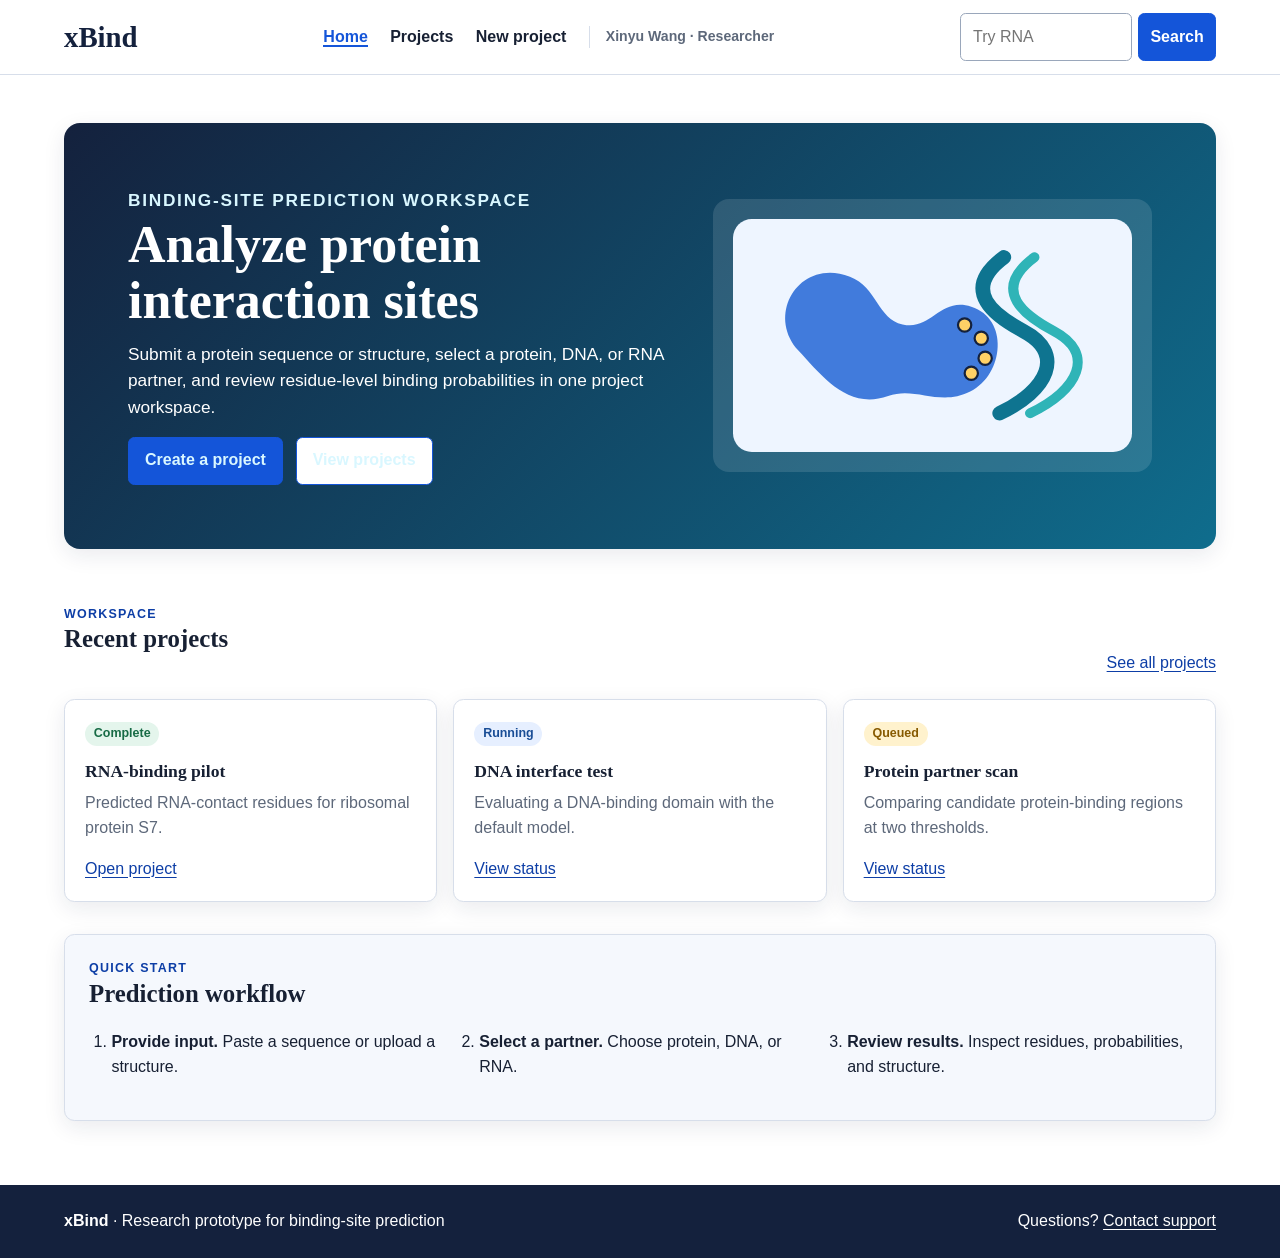
<file: project3/index.html>
<!doctype html>
<html lang="en">
<head>
  <meta charset="utf-8">
  <meta name="viewport" content="width=device-width, initial-scale=1">
  <meta name="description" content="xBind binding-site prediction workspace">
  <title>xBind | Home</title>
  <link rel="stylesheet" href="styles.css">
</head>
<body>
  <a class="skip-link" href="#main-content">Skip to main content</a>
  <header class="site-header">
    <a class="brand" href="index.html" aria-label="xBind home">xBind</a>
    <nav class="primary-nav" aria-label="Primary navigation">
      <ul>
        <li><a aria-current="page" href="index.html">Home</a></li>
        <li><a href="projects.html">Projects</a></li>
        <li><a href="add-project.html">New project</a></li>
        <li class="account-summary"><span aria-label="Signed in as Xinyu Wang, researcher">Xinyu Wang · Researcher</span></li>
      </ul>
    </nav>
    <form class="site-search" action="search-results.html" method="get">
      <label class="visually-hidden" for="site-search-home">Search xBind projects</label>
      <input id="site-search-home" name="q" type="search" placeholder="Try RNA" required>
      <button type="submit">Search</button>
    </form>
  </header>

  <main id="main-content">
    <section class="hero" aria-labelledby="home-title">
      <div>
        <p class="eyebrow">Binding-site prediction workspace</p>
        <h1 id="home-title">Analyze protein interaction sites</h1>
        <p>Submit a protein sequence or structure, select a protein, DNA, or RNA partner, and review residue-level binding probabilities in one project workspace.</p>
        <div class="button-row">
          <a class="button button-primary" href="add-project.html">Create a project</a>
          <a class="button button-secondary" href="projects.html">View projects</a>
        </div>
      </div>
      <!-- Original schematic created for this course scaffold; no external source. -->
      <img class="hero-image" src="images/protein-complex.svg" alt="Simplified protein and RNA complex schematic">
    </section>

    <section aria-labelledby="recent-title">
      <div class="section-heading">
        <div><p class="eyebrow">Workspace</p><h2 id="recent-title">Recent projects</h2></div>
        <a href="projects.html">See all projects</a>
      </div>
      <div class="card-grid" aria-label="Three recent projects">
        <article class="project-card">
          <span class="status status-complete">Complete</span>
          <h3>RNA-binding pilot</h3>
          <p>Predicted RNA-contact residues for ribosomal protein S7.</p>
          <a href="detail.html">Open project</a>
        </article>
        <article class="project-card">
          <span class="status status-running">Running</span>
          <h3>DNA interface test</h3>
          <p>Evaluating a DNA-binding domain with the default model.</p>
          <a href="projects.html">View status</a>
        </article>
        <article class="project-card">
          <span class="status status-queued">Queued</span>
          <h3>Protein partner scan</h3>
          <p>Comparing candidate protein-binding regions at two thresholds.</p>
          <a href="projects.html">View status</a>
        </article>
      </div>
    </section>

    <section class="steps" aria-labelledby="steps-title">
      <p class="eyebrow">Quick start</p><h2 id="steps-title">Prediction workflow</h2>
      <ol>
        <li><strong>Provide input.</strong> Paste a sequence or upload a structure.</li>
        <li><strong>Select a partner.</strong> Choose protein, DNA, or RNA.</li>
        <li><strong>Review results.</strong> Inspect residues, probabilities, and structure.</li>
      </ol>
    </section>
  </main>

  <footer class="site-footer">
    <p><strong>xBind</strong> · Research prototype for binding-site prediction</p>
    <p>Questions? <a href="mailto:xbind-support@example.edu">Contact support</a></p>
  </footer>
  <script src="jquery-3.7.1.min.js"></script>
  <script src="scripts.js"></script>
</body>
</html>
</file>
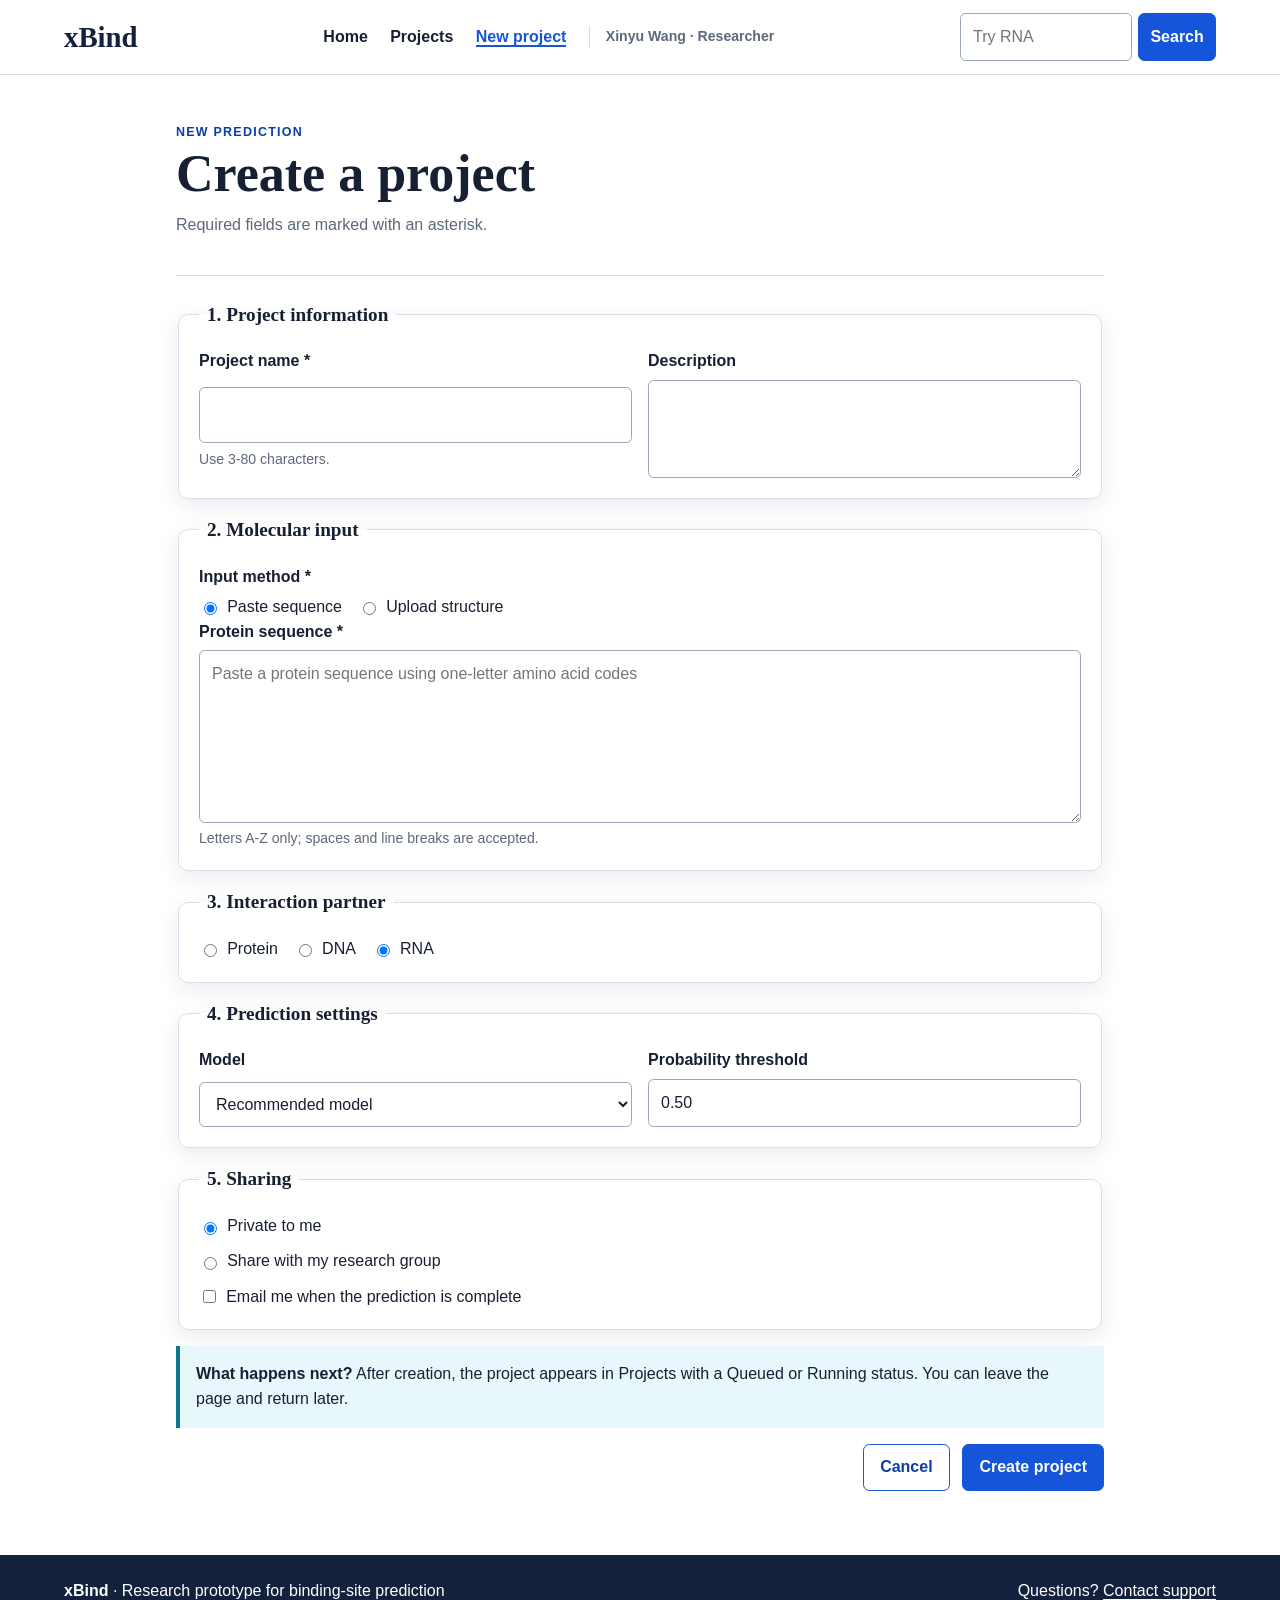
<file: project3/add-project.html>
<!doctype html>
<html lang="en">
<head>
  <meta charset="utf-8">
  <meta name="viewport" content="width=device-width, initial-scale=1">
  <meta name="description" content="Create a new xBind prediction project">
  <title>xBind | New project</title>
  <link rel="stylesheet" href="styles.css">
</head>
<body>
  <a class="skip-link" href="#main-content">Skip to main content</a>
  <header class="site-header"><a class="brand" href="index.html">xBind</a><nav class="primary-nav" aria-label="Primary navigation"><ul>
    <li><a href="index.html">Home</a></li><li><a href="projects.html">Projects</a></li><li><a aria-current="page" href="add-project.html">New project</a></li><li class="account-summary"><span aria-label="Signed in as Xinyu Wang, researcher">Xinyu Wang · Researcher</span></li>
  </ul></nav><form class="site-search" action="search-results.html" method="get"><label class="visually-hidden" for="site-search-add">Search xBind projects</label><input id="site-search-add" name="q" type="search" placeholder="Try RNA" required><button type="submit">Search</button></form></header>

  <main id="main-content" class="form-page">
    <div class="page-heading"><div><p class="eyebrow">New prediction</p><h1>Create a project</h1><p>Required fields are marked with an asterisk.</p></div></div>
    <form class="project-form" action="detail.html" method="get">
      <fieldset><legend>1. Project information</legend><div class="form-grid"><div class="field"><label for="project-name">Project name *</label><input id="project-name" name="project-name" type="text" required minlength="3" maxlength="80" aria-describedby="name-help"><span id="name-help" class="helper-text">Use 3-80 characters.</span></div><div class="field"><label for="description">Description</label><textarea id="description" name="description" rows="3" maxlength="300"></textarea></div></div></fieldset>
      <fieldset class="molecular-input"><legend>2. Molecular input</legend><div class="field"><span class="label-text">Input method *</span><div class="choice-row"><label><input id="method-sequence" type="radio" name="input-method" value="sequence" checked> Paste sequence</label><label><input id="method-file" type="radio" name="input-method" value="structure"> Upload structure</label></div></div><div class="field sequence-input"><label for="sequence">Protein sequence *</label><textarea id="sequence" name="sequence" rows="6" placeholder="Paste a protein sequence using one-letter amino acid codes" aria-describedby="sequence-help"></textarea><span id="sequence-help" class="helper-text">Letters A-Z only; spaces and line breaks are accepted.</span></div><div class="field file-input"><label for="structure-file">Structure file *</label><input id="structure-file" name="structure-file" type="file" accept=".pdb,.cif" aria-describedby="file-help"><span id="file-help" class="helper-text">Accepted formats: PDB or mmCIF. Maximum file size: 20 MB.</span></div></fieldset>
      <fieldset><legend>3. Interaction partner</legend><div class="choice-row"><label><input type="radio" name="partner" value="protein"> Protein</label><label><input type="radio" name="partner" value="dna"> DNA</label><label><input type="radio" name="partner" value="rna" checked> RNA</label></div></fieldset>
      <fieldset><legend>4. Prediction settings</legend><div class="form-grid"><div class="field"><label for="model">Model</label><select id="model" name="model"><option>Recommended model</option><option>Sequence-only model</option><option>Structure-aware model</option></select></div><div class="field"><label for="threshold">Probability threshold</label><input id="threshold" name="threshold" type="number" min="0" max="1" step="0.05" value="0.50"></div></div></fieldset>
      <fieldset><legend>5. Sharing</legend><div class="choice-stack"><label><input type="radio" name="sharing" value="private" checked> Private to me</label><label><input type="radio" name="sharing" value="group"> Share with my research group</label><label><input type="checkbox" name="notify"> Email me when the prediction is complete</label></div></fieldset>
      <div class="notice" role="status"><strong>What happens next?</strong> After creation, the project appears in Projects with a Queued or Running status. You can leave the page and return later.</div><div class="form-actions"><a class="button button-secondary" href="projects.html">Cancel</a><button type="submit">Create project</button></div>
    </form>
  </main>
  <footer class="site-footer"><p><strong>xBind</strong> · Research prototype for binding-site prediction</p><p>Questions? <a href="mailto:xbind-support@example.edu">Contact support</a></p></footer>
  <script src="jquery-3.7.1.min.js"></script>
  <script src="scripts.js"></script>
</body>
</html>
</file>
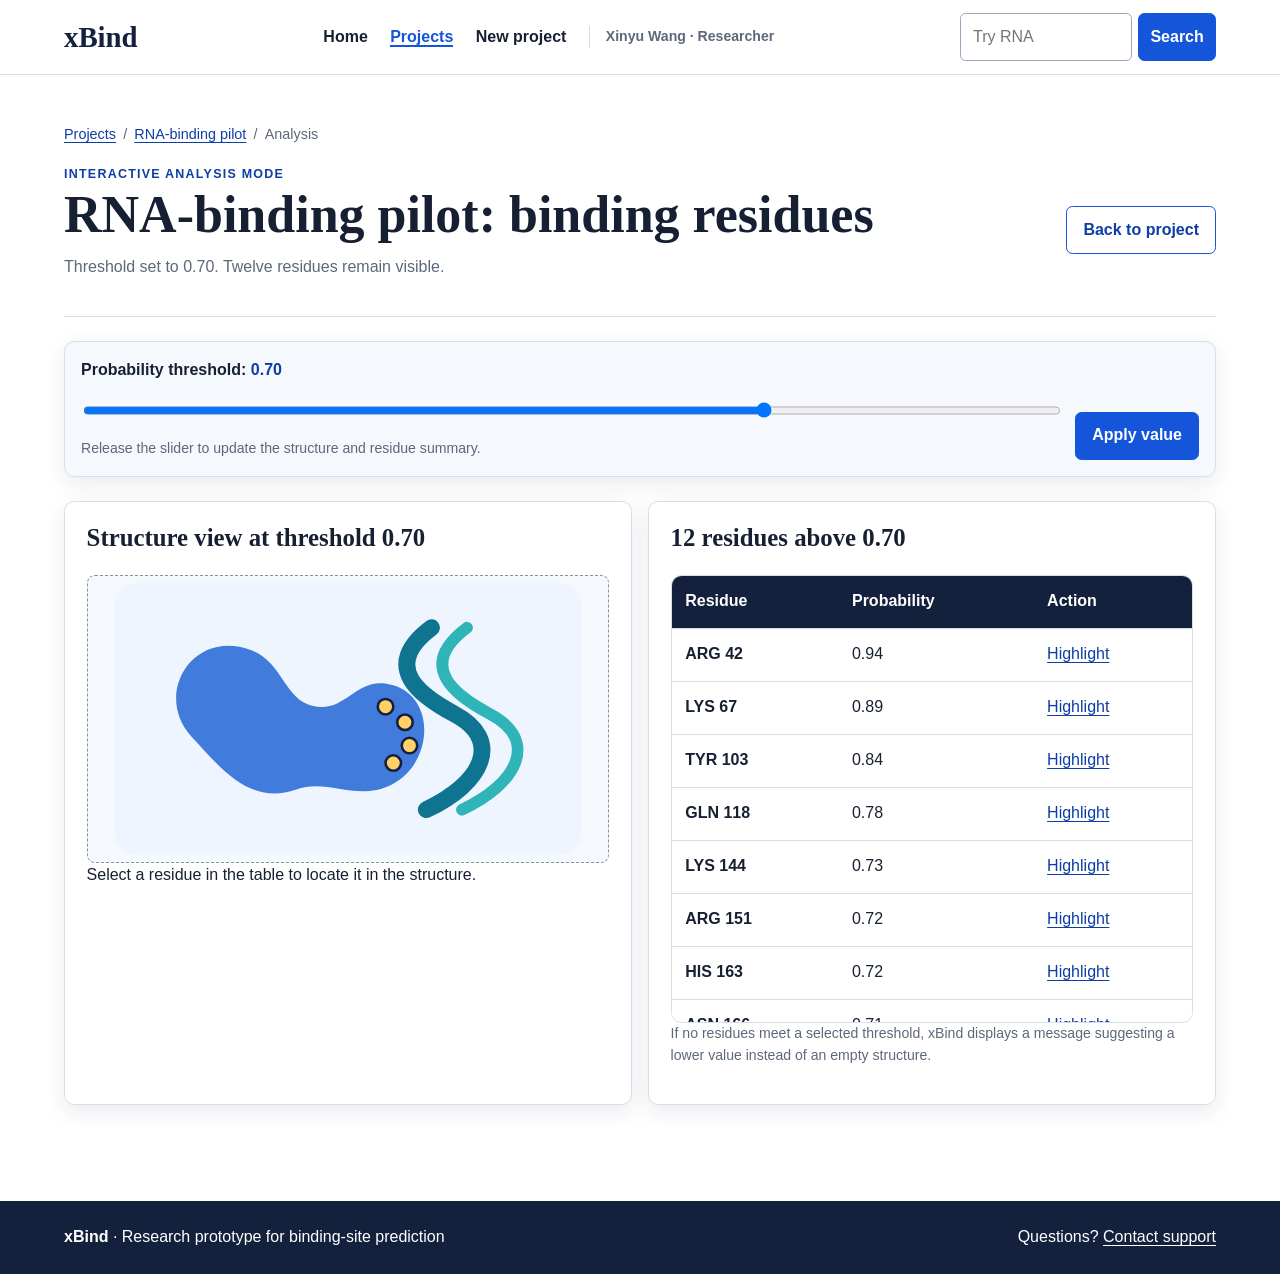
<file: project3/analysis.html>
<!doctype html>
<html lang="en">
<head>
  <meta charset="utf-8">
  <meta name="viewport" content="width=device-width, initial-scale=1">
  <meta name="description" content="Interactive analysis state for an xBind project">
  <title>xBind | Interactive analysis</title>
  <link rel="stylesheet" href="styles.css">
</head>
<body>
  <a class="skip-link" href="#main-content">Skip to main content</a>
  <header class="site-header"><a class="brand" href="index.html">xBind</a><nav class="primary-nav" aria-label="Primary navigation"><ul>
    <li><a href="index.html">Home</a></li><li><a aria-current="page" href="projects.html">Projects</a></li><li><a href="add-project.html">New project</a></li><li class="account-summary"><span aria-label="Signed in as Xinyu Wang, researcher">Xinyu Wang · Researcher</span></li>
  </ul></nav><form class="site-search" action="search-results.html" method="get"><label class="visually-hidden" for="site-search-analysis">Search xBind projects</label><input id="site-search-analysis" name="q" type="search" placeholder="Try RNA" required><button type="submit">Search</button></form></header>

  <main id="main-content">
    <nav class="breadcrumbs" aria-label="Breadcrumb"><a href="projects.html">Projects</a><span aria-hidden="true">/</span><a href="detail.html">RNA-binding pilot</a><span aria-hidden="true">/</span><span>Analysis</span></nav>
    <div class="page-heading"><div><p class="eyebrow">Interactive analysis mode</p><h1>RNA-binding pilot: binding residues</h1><p>Threshold set to 0.70. Twelve residues remain visible.</p></div><a class="button button-secondary" href="detail.html">Back to project</a></div>

    <form class="threshold-panel" action="analysis.html" method="get"><div class="field field-wide"><label for="analysis-threshold">Probability threshold: <output for="analysis-threshold">0.70</output></label><input id="analysis-threshold" name="threshold" type="range" min="0" max="1" step="0.05" value="0.70" aria-describedby="threshold-help"><span id="threshold-help" class="helper-text">Release the slider to update the structure and residue summary.</span></div><button type="submit">Apply value</button></form>

    <div class="analysis-grid">
      <section class="panel structure-panel" aria-labelledby="structure-title"><h2 id="structure-title">Structure view at threshold 0.70</h2><div class="structure-placeholder" role="img" aria-label="Placeholder for a rotatable protein and RNA structure"><img src="images/protein-complex.svg" alt="Predicted protein and RNA complex with binding region emphasized"></div><p class="structure-instruction">Select a residue in the table to locate it in the structure.</p></section>
      <section class="panel" aria-labelledby="residue-title"><h2 id="residue-title">12 residues above 0.70</h2><div class="table-wrap residue-table"><table><thead><tr><th scope="col">Residue</th><th scope="col">Probability</th><th scope="col">Action</th></tr></thead><tbody><tr><th scope="row">ARG 42</th><td>0.94</td><td><a href="#structure-title">Highlight</a></td></tr><tr><th scope="row">LYS 67</th><td>0.89</td><td><a href="#structure-title">Highlight</a></td></tr><tr><th scope="row">TYR 103</th><td>0.84</td><td><a href="#structure-title">Highlight</a></td></tr><tr><th scope="row">GLN 118</th><td>0.78</td><td><a href="#structure-title">Highlight</a></td></tr><tr><th scope="row">LYS 144</th><td>0.73</td><td><a href="#structure-title">Highlight</a></td></tr><tr><th scope="row">ARG 151</th><td>0.72</td><td><a href="#structure-title">Highlight</a></td></tr><tr><th scope="row">HIS 163</th><td>0.72</td><td><a href="#structure-title">Highlight</a></td></tr><tr><th scope="row">ASN 166</th><td>0.71</td><td><a href="#structure-title">Highlight</a></td></tr><tr><th scope="row">LYS 170</th><td>0.71</td><td><a href="#structure-title">Highlight</a></td></tr><tr><th scope="row">ARG 174</th><td>0.71</td><td><a href="#structure-title">Highlight</a></td></tr><tr><th scope="row">SER 181</th><td>0.70</td><td><a href="#structure-title">Highlight</a></td></tr><tr><th scope="row">GLN 187</th><td>0.70</td><td><a href="#structure-title">Highlight</a></td></tr></tbody></table></div><p class="helper-text">If no residues meet a selected threshold, xBind displays a message suggesting a lower value instead of an empty structure.</p></section>
    </div>
  </main>
  <footer class="site-footer"><p><strong>xBind</strong> · Research prototype for binding-site prediction</p><p>Questions? <a href="mailto:xbind-support@example.edu">Contact support</a></p></footer>
  <script src="jquery-3.7.1.min.js"></script>
  <script src="scripts.js"></script>
</body>
</html>
</file>
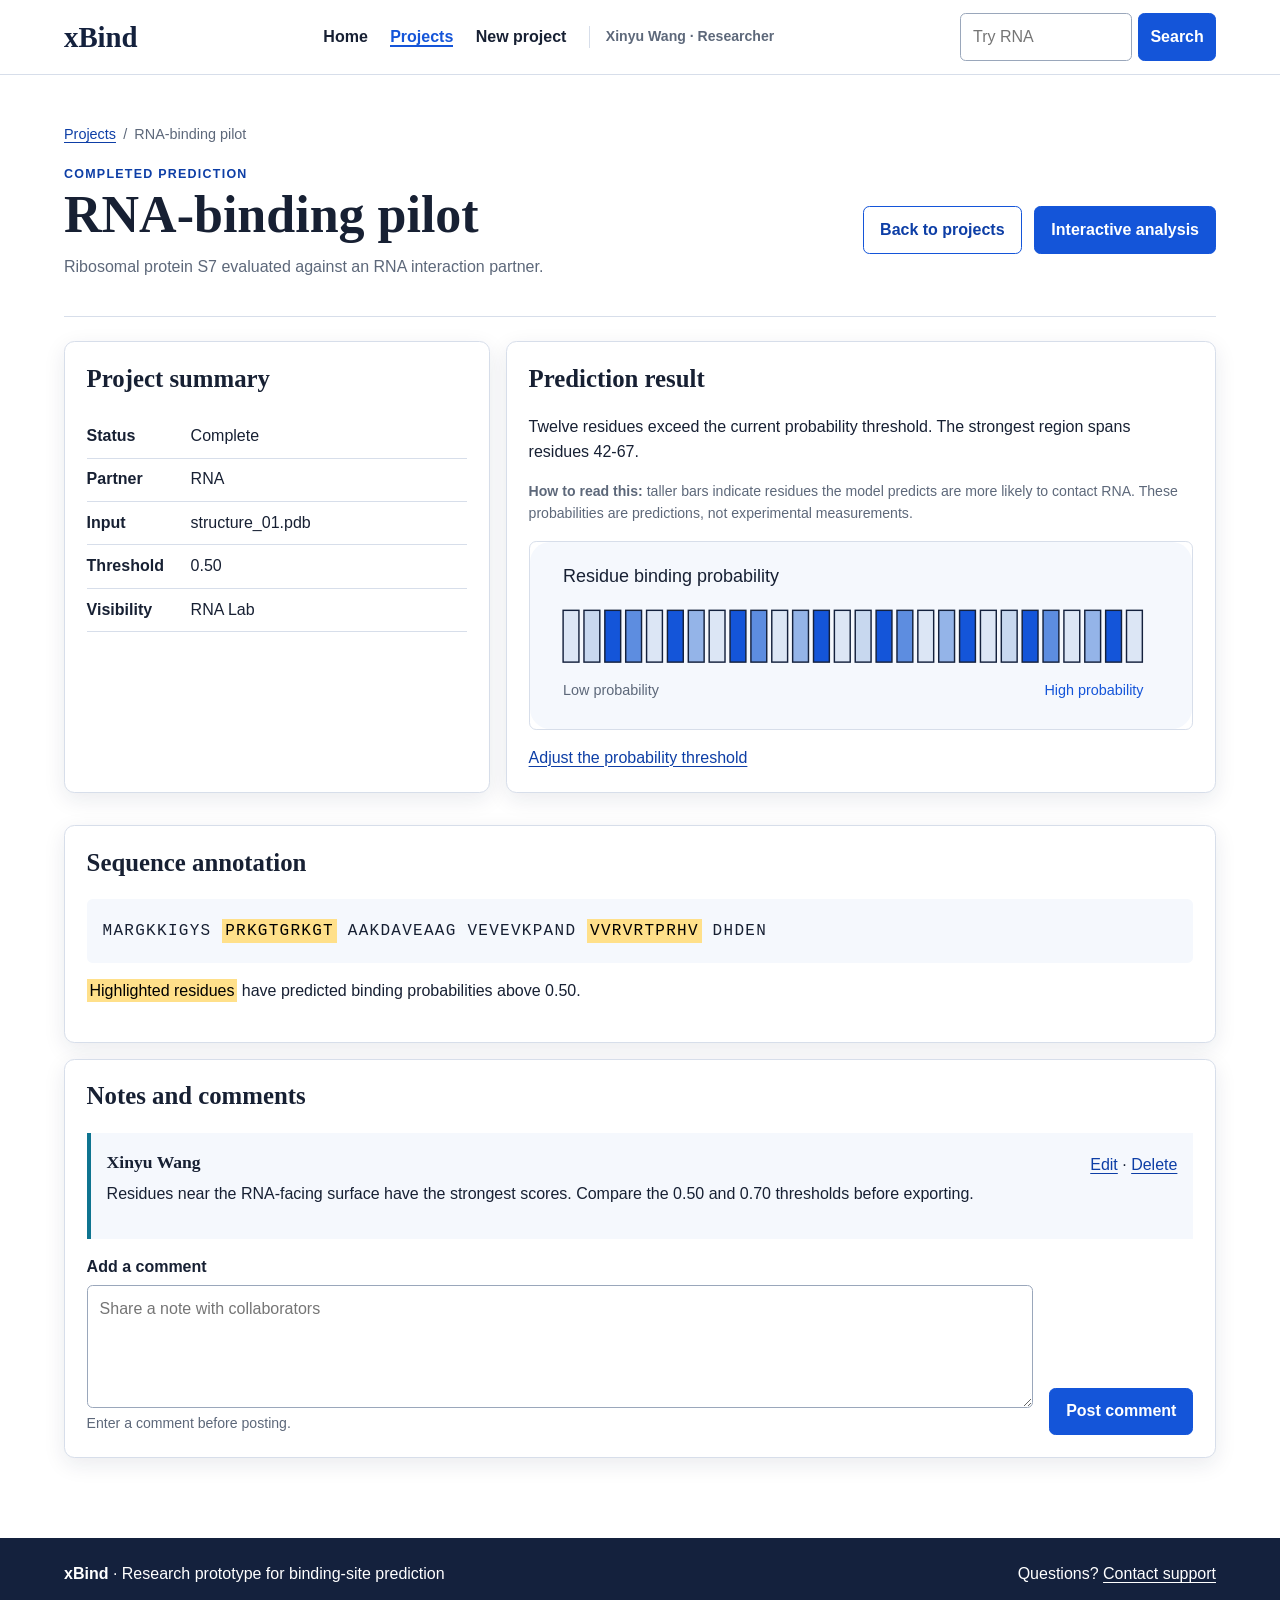
<file: project3/detail.html>
<!doctype html>
<html lang="en">
<head>
  <meta charset="utf-8">
  <meta name="viewport" content="width=device-width, initial-scale=1">
  <meta name="description" content="RNA-binding pilot prediction results">
  <title>xBind | RNA-binding pilot</title>
  <link rel="stylesheet" href="styles.css">
</head>
<body>
  <a class="skip-link" href="#main-content">Skip to main content</a>
  <header class="site-header"><a class="brand" href="index.html">xBind</a><nav class="primary-nav" aria-label="Primary navigation"><ul>
    <li><a href="index.html">Home</a></li><li><a aria-current="page" href="projects.html">Projects</a></li><li><a href="add-project.html">New project</a></li><li class="account-summary"><span aria-label="Signed in as Xinyu Wang, researcher">Xinyu Wang · Researcher</span></li>
  </ul></nav><form class="site-search" action="search-results.html" method="get"><label class="visually-hidden" for="site-search-detail">Search xBind projects</label><input id="site-search-detail" name="q" type="search" placeholder="Try RNA" required><button type="submit">Search</button></form></header>

  <main id="main-content">
    <nav class="breadcrumbs" aria-label="Breadcrumb"><a href="projects.html">Projects</a><span aria-hidden="true">/</span><span>RNA-binding pilot</span></nav>
    <div class="page-heading"><div><p class="eyebrow">Completed prediction</p><h1>RNA-binding pilot</h1><p>Ribosomal protein S7 evaluated against an RNA interaction partner.</p></div><div class="button-row"><a class="button button-secondary" href="projects.html">Back to projects</a><a class="button button-primary" href="analysis.html">Interactive analysis</a></div></div>

    <div class="detail-grid">
      <aside class="panel" aria-labelledby="summary-title"><h2 id="summary-title">Project summary</h2><dl class="metadata"><div><dt>Status</dt><dd>Complete</dd></div><div><dt>Partner</dt><dd>RNA</dd></div><div><dt>Input</dt><dd>structure_01.pdb</dd></div><div><dt>Threshold</dt><dd>0.50</dd></div><div><dt>Visibility</dt><dd>RNA Lab</dd></div></dl></aside>
      <section class="panel" aria-labelledby="result-title"><h2 id="result-title">Prediction result</h2><p>Twelve residues exceed the current probability threshold. The strongest region spans residues 42-67.</p><p class="helper-text"><strong>How to read this:</strong> taller bars indicate residues the model predicts are more likely to contact RNA. These probabilities are predictions, not experimental measurements.</p><!-- Original schematic created for this course project; no external source. --><img class="result-image" src="images/sequence-map.svg" alt="Residue probability map with highlighted predicted RNA-binding sites"><a href="analysis.html">Adjust the probability threshold</a></section>
    </div>

    <section class="panel" aria-labelledby="annotations-title"><h2 id="annotations-title">Sequence annotation</h2><p class="sequence" aria-label="Protein sequence with predicted residues highlighted">MARGKKIGYS <mark>PRKGTGRKGT</mark> AAKDAVEAAG VEVEVKPAND <mark>VVRVRTPRHV</mark> DHDEN</p><p><mark>Highlighted residues</mark> have predicted binding probabilities above 0.50.</p></section>

    <section class="panel" aria-labelledby="comments-title"><h2 id="comments-title">Notes and comments</h2><article class="comment"><div class="comment-heading"><h3>Xinyu Wang</h3><div><a href="#comment">Edit</a> · <a href="#comment">Delete</a></div></div><p>Residues near the RNA-facing surface have the strongest scores. Compare the 0.50 and 0.70 thresholds before exporting.</p></article><form class="comment-form" action="detail.html" method="get"><div class="field"><label for="comment">Add a comment</label><textarea id="comment" name="comment" rows="4" required placeholder="Share a note with collaborators"></textarea><span class="helper-text">Enter a comment before posting.</span></div><button type="submit">Post comment</button></form></section>
  </main>
  <footer class="site-footer"><p><strong>xBind</strong> · Research prototype for binding-site prediction</p><p>Questions? <a href="mailto:xbind-support@example.edu">Contact support</a></p></footer>
  <script src="jquery-3.7.1.min.js"></script>
  <script src="scripts.js"></script>
</body>
</html>
</file>
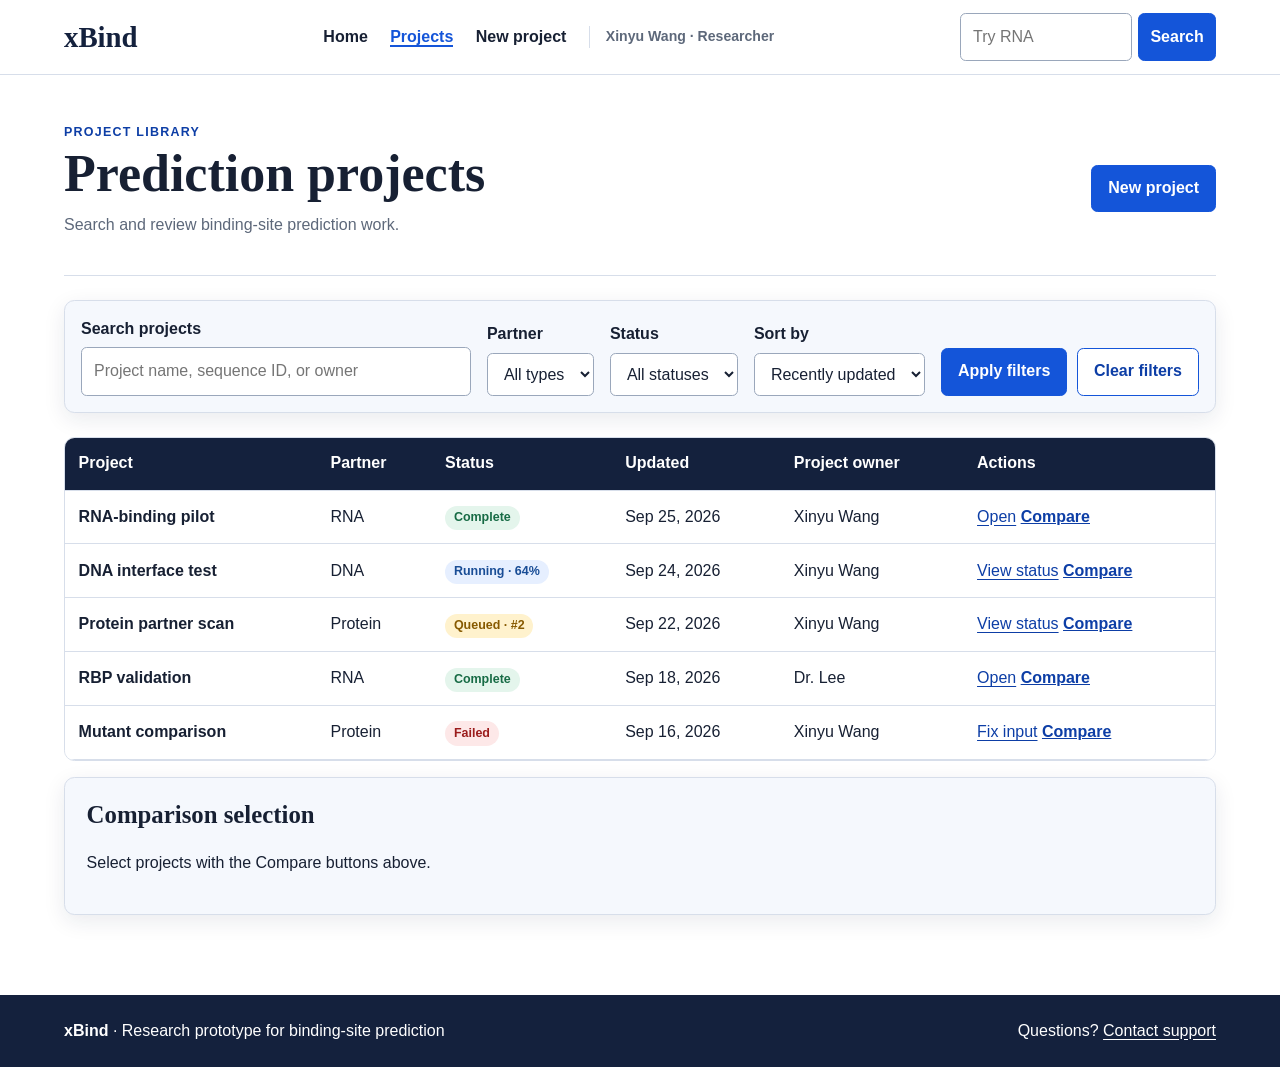
<file: project3/projects.html>
<!doctype html>
<html lang="en">
<head>
  <meta charset="utf-8">
  <meta name="viewport" content="width=device-width, initial-scale=1">
  <meta name="description" content="Browse xBind prediction projects">
  <title>xBind | Projects</title>
  <link rel="stylesheet" href="styles.css">
</head>
<body>
  <a class="skip-link" href="#main-content">Skip to main content</a>
  <header class="site-header">
    <a class="brand" href="index.html">xBind</a>
    <nav class="primary-nav" aria-label="Primary navigation"><ul>
      <li><a href="index.html">Home</a></li><li><a aria-current="page" href="projects.html">Projects</a></li>
      <li><a href="add-project.html">New project</a></li><li class="account-summary"><span aria-label="Signed in as Xinyu Wang, researcher">Xinyu Wang · Researcher</span></li>
    </ul></nav>
    <form class="site-search" action="search-results.html" method="get"><label class="visually-hidden" for="site-search-projects">Search xBind projects</label><input id="site-search-projects" name="q" type="search" placeholder="Try RNA" required><button type="submit">Search</button></form>
  </header>

  <main id="main-content">
    <div class="page-heading">
      <div><p class="eyebrow">Project library</p><h1>Prediction projects</h1><p>Search and review binding-site prediction work.</p></div>
      <a class="button button-primary" href="add-project.html">New project</a>
    </div>

    <form class="filter-panel" action="projects.html" method="get">
      <div class="field field-wide"><label for="search">Search projects</label><input id="search" name="search" type="search" placeholder="Project name, sequence ID, or owner"></div>
      <div class="field"><label for="partner-filter">Partner</label><select id="partner-filter" name="partner"><option>All types</option><option>Protein</option><option>DNA</option><option>RNA</option></select></div>
      <div class="field"><label for="status-filter">Status</label><select id="status-filter" name="status"><option>All statuses</option><option>Complete</option><option>Running</option><option>Queued</option><option>Failed</option><option>Draft</option></select></div>
      <div class="field"><label for="sort">Sort by</label><select id="sort" name="sort"><option>Recently updated</option><option>Project name</option><option>Status</option></select></div>
      <div class="filter-actions"><button type="submit">Apply filters</button><a class="button button-secondary" href="projects.html">Clear filters</a></div>
    </form>

    <section aria-labelledby="project-table-title">
      <h2 id="project-table-title" class="visually-hidden">Project results</h2>
      <div class="table-wrap">
        <table id="project-table">
          <thead><tr><th scope="col">Project</th><th scope="col">Partner</th><th scope="col">Status</th><th scope="col">Updated</th><th scope="col">Project owner</th><th scope="col">Actions</th></tr></thead>
          <tbody>
            <tr><th scope="row">RNA-binding pilot</th><td>RNA</td><td><span class="status status-complete">Complete</span></td><td>Sep 25, 2026</td><td>Xinyu Wang</td><td><a href="detail.html">Open</a> <button class="text-button compare-button" type="button">Compare</button></td></tr>
            <tr><th scope="row">DNA interface test</th><td>DNA</td><td><span class="status status-running">Running · 64%</span></td><td>Sep 24, 2026</td><td>Xinyu Wang</td><td><a href="detail.html">View status</a> <button class="text-button compare-button" type="button">Compare</button></td></tr>
            <tr><th scope="row">Protein partner scan</th><td>Protein</td><td><span class="status status-queued">Queued · #2</span></td><td>Sep 22, 2026</td><td>Xinyu Wang</td><td><a href="detail.html">View status</a> <button class="text-button compare-button" type="button">Compare</button></td></tr>
            <tr><th scope="row">RBP validation</th><td>RNA</td><td><span class="status status-complete">Complete</span></td><td>Sep 18, 2026</td><td>Dr. Lee</td><td><a href="detail.html">Open</a> <button class="text-button compare-button" type="button">Compare</button></td></tr>
            <tr><th scope="row">Mutant comparison</th><td>Protein</td><td><span class="status status-failed">Failed</span></td><td>Sep 16, 2026</td><td>Xinyu Wang</td><td><a href="add-project.html">Fix input</a> <button class="text-button compare-button" type="button">Compare</button></td></tr>
          </tbody>
        </table>
      </div>
    </section>
    <aside id="comparison-tray" class="panel comparison-tray" aria-live="polite"><h2>Comparison selection</h2><p>Select projects with the Compare buttons above.</p><ul></ul></aside>
  </main>
  <footer class="site-footer"><p><strong>xBind</strong> · Research prototype for binding-site prediction</p><p>Questions? <a href="mailto:xbind-support@example.edu">Contact support</a></p></footer>
  <script src="jquery-3.7.1.min.js"></script>
  <script src="scripts.js"></script>
</body>
</html>
</file>
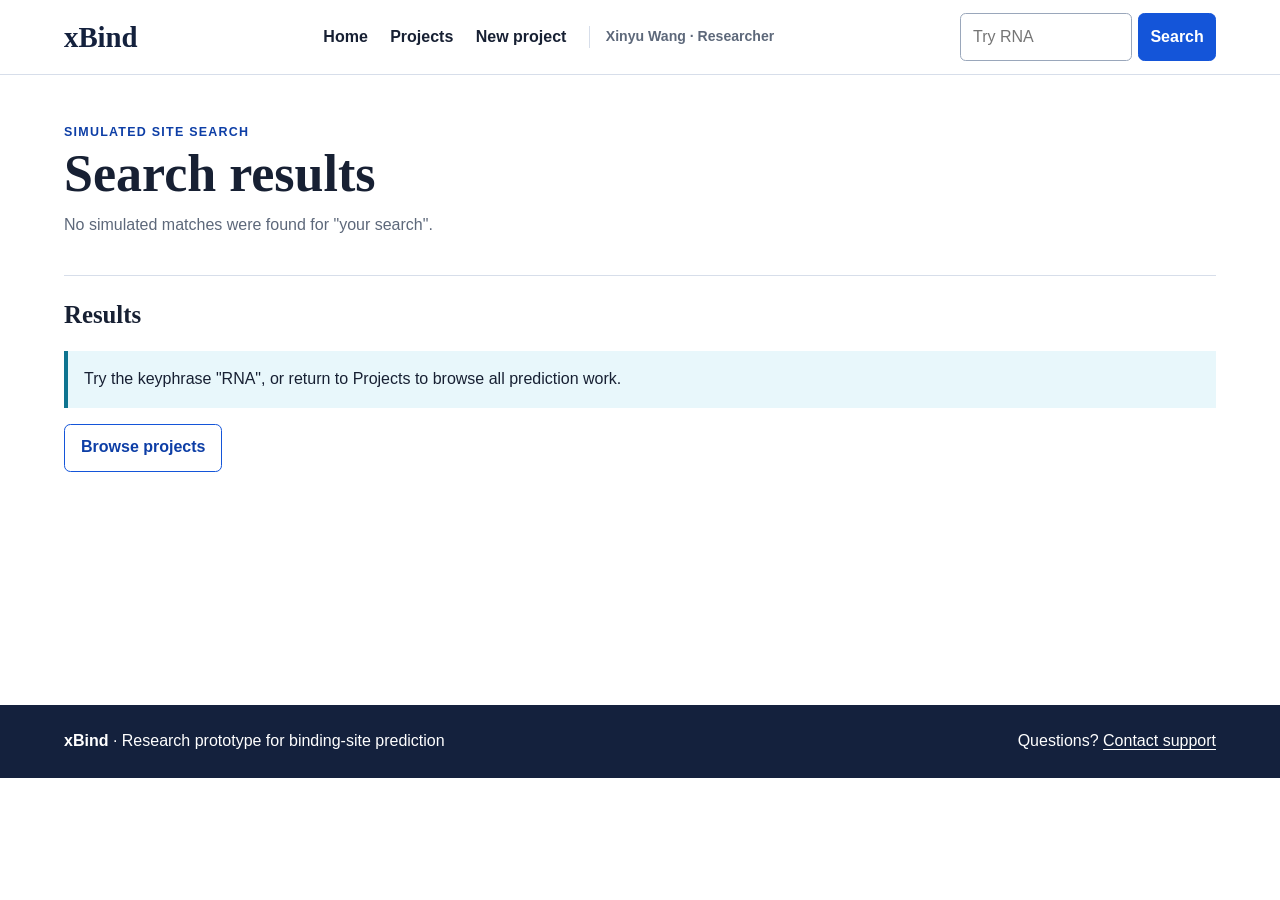
<file: project3/search-results.html>
<!doctype html>
<html lang="en">
<head>
  <meta charset="utf-8">
  <meta name="viewport" content="width=device-width, initial-scale=1">
  <meta name="description" content="Simulated xBind search results">
  <title>xBind | Search results</title>
  <link rel="stylesheet" href="styles.css">
</head>
<body>
  <a class="skip-link" href="#main-content">Skip to main content</a>
  <header class="site-header">
    <a class="brand" href="index.html" aria-label="xBind home">xBind</a>
    <nav class="primary-nav" aria-label="Primary navigation"><ul>
      <li><a href="index.html">Home</a></li><li><a href="projects.html">Projects</a></li><li><a href="add-project.html">New project</a></li><li class="account-summary"><span aria-label="Signed in as Xinyu Wang, researcher">Xinyu Wang · Researcher</span></li>
    </ul></nav>
    <form class="site-search" action="search-results.html" method="get">
      <label class="visually-hidden" for="site-search-results">Search xBind projects</label>
      <input id="site-search-results" name="q" type="search" placeholder="Try RNA" required>
      <button type="submit">Search</button>
    </form>
  </header>
  <main id="main-content">
    <div class="page-heading"><div><p class="eyebrow">Simulated site search</p><h1>Search results</h1><p id="search-summary">Reading your search phrase...</p></div></div>
    <section id="search-output" aria-live="polite" aria-labelledby="results-title">
      <h2 id="results-title">Results</h2>
    </section>
  </main>
  <footer class="site-footer"><p><strong>xBind</strong> · Research prototype for binding-site prediction</p><p>Questions? <a href="mailto:xbind-support@example.edu">Contact support</a></p></footer>
  <script src="jquery-3.7.1.min.js"></script>
  <script src="scripts.js"></script>
</body>
</html>
</file>
<file: project3/styles.css>
/*
  xBind Project 2 stylesheet. No external framework is used.
*/

:root {
  --navy: #14213d;
  --blue: #1455d9;
  --blue-dark: #0d3ea6;
  --cyan: #0e7490;
  --ink: #172033;
  --muted: #5d687a;
  --line: #d7deea;
  --surface: #f5f8fd;
  --white: #ffffff;
  --success: #176b45;
  --warning: #875a00;
  --radius: 0.65rem;
  --shadow: 0 0.4rem 1.4rem rgba(20, 33, 61, 0.09);
}

* { box-sizing: border-box; }
html { font-size: 100%; scroll-behavior: smooth; }
body { margin: 0; color: var(--ink); background: var(--white); font-family: Arial, Helvetica, sans-serif; line-height: 1.55; }
h1, h2, h3, legend, .brand { font-family: Georgia, "Times New Roman", serif; }
h1 { margin: 0.2rem 0 0.7rem; font-size: clamp(2rem, 5vw, 3.25rem); line-height: 1.08; }
h2 { margin-top: 0; font-size: 1.55rem; line-height: 1.25; }
h3 { margin: 0.75rem 0 0.35rem; font-size: 1.1rem; }
p { margin: 0 0 1rem; }
a { color: var(--blue-dark); text-underline-offset: 0.18em; }
a:hover { color: var(--cyan); }
img { display: block; max-width: 100%; height: auto; }
button, input, select, textarea { font: inherit; }
button, .button { min-height: 2.75rem; border-radius: 0.4rem; }

.skip-link { position: absolute; left: 1rem; top: -5rem; z-index: 10; padding: 0.75rem 1rem; color: var(--white); background: var(--navy); }
.skip-link:focus { top: 1rem; }
.visually-hidden { position: absolute; width: 1px; height: 1px; padding: 0; margin: -1px; overflow: hidden; clip: rect(0,0,0,0); white-space: nowrap; border: 0; }

.site-header { display: flex; align-items: center; justify-content: space-between; gap: 2rem; min-height: 4.5rem; padding: 0.8rem max(1.25rem, calc((100% - 72rem) / 2)); border-bottom: 1px solid var(--line); background: var(--white); }
.brand { color: var(--navy); font-size: 1.8rem; font-weight: 700; text-decoration: none; }
.primary-nav ul { display: flex; flex-wrap: wrap; align-items: center; gap: 1.4rem; padding: 0; margin: 0; list-style: none; }
.primary-nav a { color: var(--ink); font-weight: 700; text-decoration: none; }
.primary-nav a[aria-current="page"] { color: var(--blue); border-bottom: 0.18rem solid var(--blue); }
.account-summary { padding-left: 1rem; border-left: 1px solid var(--line); color: var(--muted); font-size: 0.88rem; font-weight: 700; }
.site-search { display: flex; flex: 0 1 16rem; gap: 0.4rem; }
.site-search input { min-width: 7rem; }
.site-search button { min-height: 2.4rem; padding: 0.45rem 0.7rem; }

main { width: min(72rem, calc(100% - 2.5rem)); min-height: 70vh; margin: 0 auto; padding: 3rem 0 4rem; }
.eyebrow { margin: 0; color: var(--blue-dark); font-size: 0.78rem; font-weight: 800; letter-spacing: 0.1em; text-transform: uppercase; }
.hero { display: grid; grid-template-columns: 1.1fr 0.9fr; align-items: center; gap: 3rem; margin-bottom: 3.5rem; padding: clamp(2rem, 5vw, 4rem); border-radius: 1rem; color: var(--white); background: linear-gradient(135deg, var(--navy), #0f6d8d); box-shadow: var(--shadow); }
.hero .eyebrow, .hero a { color: #d9f7ff; }
.hero p { max-width: 42rem; font-size: 1.08rem; }
.hero-image { width: 100%; max-height: 21rem; padding: 1.25rem; border-radius: 1rem; background: rgba(255,255,255,0.12); }
.button-row, .form-actions { display: flex; flex-wrap: wrap; gap: 0.8rem; align-items: center; }
.button, button { display: inline-flex; align-items: center; justify-content: center; padding: 0.65rem 1rem; border: 1px solid var(--blue); font-weight: 700; text-decoration: none; cursor: pointer; }
.button-primary, button { color: var(--white); background: var(--blue); }
.button-primary:hover, button:hover { color: var(--white); background: var(--blue-dark); }
.button-secondary { color: var(--blue-dark); background: var(--white); }
.section-heading, .page-heading { display: flex; align-items: flex-end; justify-content: space-between; gap: 1.5rem; margin-bottom: 1.5rem; }
.page-heading { align-items: center; padding-bottom: 1.3rem; border-bottom: 1px solid var(--line); }
.page-heading p:last-child { color: var(--muted); }

.card-grid { display: grid; grid-template-columns: repeat(3, minmax(0,1fr)); gap: 1rem; }
.project-card, .panel, .steps, .filter-panel, fieldset, .threshold-panel { border: 1px solid var(--line); border-radius: var(--radius); background: var(--white); box-shadow: var(--shadow); }
.project-card { padding: 1.25rem; }
.project-card p { color: var(--muted); }
.status { display: inline-block; padding: 0.15rem 0.55rem; border-radius: 999px; font-size: 0.78rem; font-weight: 800; }
.status-complete { color: var(--success); background: #e4f5ec; }
.status-running { color: #194d96; background: #e6efff; }
.status-queued { color: var(--warning); background: #fff2cd; }
.status-draft { color: #5d687a; background: #edf0f4; }
.status-failed { color: #9b1c1c; background: #fde8e8; }
.steps { margin-top: 2rem; padding: 1.5rem; background: var(--surface); }
.steps ol { display: grid; grid-template-columns: repeat(3,1fr); gap: 1.5rem; padding-left: 1.4rem; }

.filter-panel, .threshold-panel { display: flex; align-items: end; gap: 1rem; margin-bottom: 1.5rem; padding: 1rem; background: var(--surface); }
.filter-actions { display: flex; gap: 0.6rem; align-items: center; }
.text-button { min-height: auto; padding: 0; border: 0; border-radius: 0; color: var(--blue-dark); background: transparent; text-decoration: underline; }
.text-button:hover { color: var(--cyan); background: transparent; }
.field { display: grid; gap: 0.35rem; min-width: 0; }
.field-wide { flex: 1 1 20rem; }
label, .label-text { font-weight: 700; }
input, select, textarea { width: 100%; padding: 0.68rem 0.75rem; border: 1px solid #9aa7bb; border-radius: 0.35rem; color: var(--ink); background: var(--white); }
input:focus, select:focus, textarea:focus, a:focus-visible, button:focus-visible { outline: 0.2rem solid #ffbf47; outline-offset: 0.14rem; }
input[type="radio"], input[type="checkbox"] { width: auto; }
input[type="range"] { padding-inline: 0; }
.helper-text { color: var(--muted); font-size: 0.88rem; font-weight: 400; }
.notice { padding: 1rem; border-left: 0.3rem solid var(--cyan); background: #e8f7fb; }
.molecular-input:has(#method-sequence:checked) .file-input { display: none; }
.molecular-input:has(#method-file:checked) .sequence-input { display: none; }

.table-wrap { max-width: 100%; overflow-x: auto; border: 1px solid var(--line); border-radius: var(--radius); }
table { width: 100%; border-collapse: collapse; background: var(--white); }
th, td { padding: 0.85rem; border-bottom: 1px solid var(--line); text-align: left; vertical-align: middle; }
thead { background: var(--navy); color: var(--white); }
tbody tr:hover { background: var(--surface); }
.selected-for-comparison { background: #e8f7fb; }
.selected-for-comparison:hover { background: #d9f1f7; }
.comparison-tray { margin-top: 1rem; background: var(--surface); }
.comparison-tray ul { margin-bottom: 0; }

.breadcrumbs { display: flex; flex-wrap: wrap; gap: 0.45rem; margin-bottom: 1.2rem; color: var(--muted); font-size: 0.9rem; }
.detail-grid, .analysis-grid { display: grid; grid-template-columns: 0.75fr 1.25fr; gap: 1rem; margin-bottom: 1rem; }
.analysis-grid { grid-template-columns: 1fr 1fr; }
.panel { margin-bottom: 1rem; padding: 1.35rem; }
.metadata { margin: 0; }
.metadata div { display: grid; grid-template-columns: 6rem 1fr; gap: 0.5rem; padding: 0.55rem 0; border-bottom: 1px solid var(--line); }
.metadata dt { font-weight: 800; }
.metadata dd { margin: 0; }
.result-image { width: 100%; margin: 1rem 0; border: 1px solid var(--line); border-radius: 0.45rem; }
.sequence { overflow-wrap: anywhere; padding: 1rem; border-radius: 0.35rem; background: var(--surface); font-family: "Courier New", monospace; letter-spacing: 0.08em; line-height: 2; }
mark { padding: 0.18rem; background: #ffe08a; }
.comment { padding: 1rem; border-left: 0.25rem solid var(--cyan); background: var(--surface); }
.comment-heading { display: flex; justify-content: space-between; gap: 1rem; align-items: center; }
.comment-heading h3 { margin-top: 0; }
.comment-form { display: grid; grid-template-columns: 1fr auto; align-items: end; gap: 1rem; margin-top: 1rem; }

.form-page { max-width: 58rem; }
.project-form { display: grid; gap: 1rem; }
fieldset { padding: 1.25rem; }
legend { padding: 0 0.5rem; font-size: 1.2rem; font-weight: 700; }
.form-grid { display: grid; grid-template-columns: repeat(2,minmax(0,1fr)); gap: 1rem; }
.choice-row { display: flex; flex-wrap: wrap; gap: 1rem; }
.choice-row label, .choice-stack label { display: flex; align-items: center; gap: 0.45rem; font-weight: 400; }
.choice-stack { display: grid; gap: 0.65rem; }
.form-actions { justify-content: flex-end; }
.threshold-panel output { font-weight: 800; color: var(--blue-dark); }
.live-update { display: flex; gap: 0.45rem; align-items: center; white-space: nowrap; }
.residue-table { max-height: 28rem; overflow-y: auto; }
.structure-placeholder { display: grid; place-items: center; min-height: 18rem; border: 1px dashed #8492a8; border-radius: 0.5rem; background: var(--surface); }
.structure-placeholder img { max-height: 17rem; }
.high-threshold .structure-placeholder img { opacity: 0.55; filter: saturate(0.65); }
.threshold-feedback { flex-basis: 100%; padding: 0.7rem; border-left: 0.25rem solid var(--cyan); background: #e8f7fb; font-weight: 700; }
.search-result-list { display: grid; grid-template-columns: repeat(2, minmax(0, 1fr)); gap: 1rem; }
.no-results { margin-bottom: 1rem; }

.site-footer { display: flex; justify-content: space-between; gap: 2rem; padding: 1.5rem max(1.25rem, calc((100% - 72rem) / 2)); color: var(--white); background: var(--navy); }
.site-footer p { margin: 0; }
.site-footer nav { display: flex; flex-wrap: wrap; gap: 1rem; }
.site-footer a { color: var(--white); }

@media (max-width: 767px) {
  .site-header { align-items: flex-start; flex-direction: column; gap: 0.6rem; }
  .primary-nav { width: 100%; overflow-x: auto; }
  .primary-nav ul { flex-wrap: nowrap; gap: 1rem; min-width: max-content; padding-bottom: 0.45rem; }
  .account-summary { padding-left: 0; border-left: 0; }
  .site-search { width: 100%; flex-basis: auto; }
  .site-search input { flex: 1; }
  main { width: min(100% - 1.5rem, 42rem); padding-top: 1.5rem; }
  .hero, .detail-grid, .analysis-grid, .card-grid, .form-grid, .search-result-list { grid-template-columns: 1fr; }
  .hero { gap: 1.25rem; padding: 1.5rem; }
  .hero-image { max-height: 14rem; }
  .steps ol { grid-template-columns: 1fr; }
  .section-heading, .page-heading { align-items: flex-start; flex-direction: column; }
  .filter-panel, .threshold-panel { align-items: stretch; flex-direction: column; }
  .filter-panel button, .threshold-panel button { width: 100%; }
  .filter-actions { align-items: stretch; flex-direction: column; }
  .comment-form { grid-template-columns: 1fr; }
  .comment-form button { width: 100%; }
  .form-actions > * { flex: 1; }
  .site-footer { align-items: flex-start; flex-direction: column; }
}

@media (prefers-reduced-motion: reduce) { html { scroll-behavior: auto; } }
</file>
